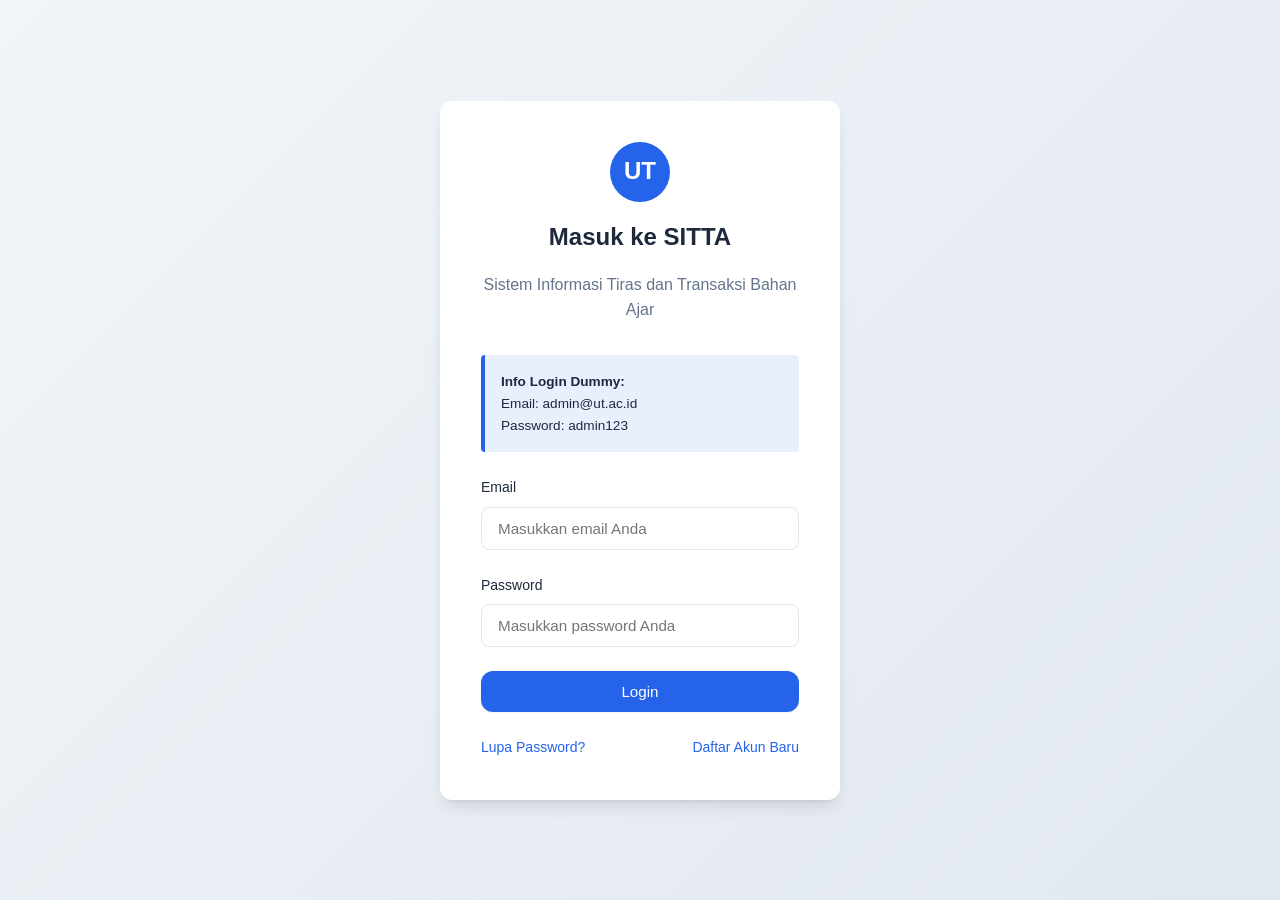
<file: index.html>
<!DOCTYPE html>
<html lang="id">
<head>
  <meta charset="UTF-8">
  <meta name="viewport" content="width=device-width, initial-scale=1.0">
  <title>SITTA - Redirecting...</title>
  <meta http-equiv="refresh" content="0; url=login.html">
</head>
<body>
  <p>Jika Anda tidak dialihkan, <a href="login.html">klik di sini</a>.</p>
</body>
</html>
</file>
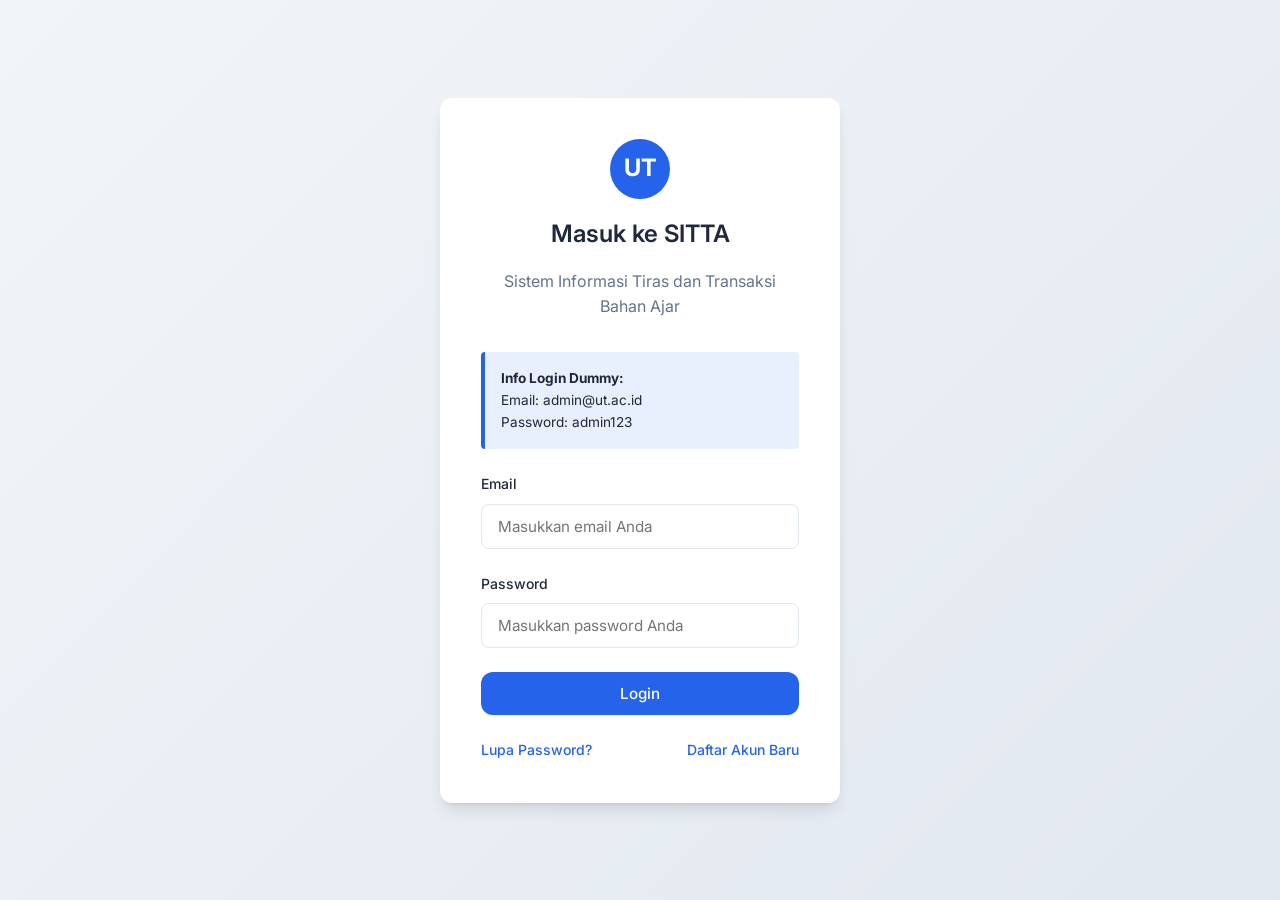
<file: dashboard.html>
<!DOCTYPE html>
<html lang="id">
<head>
  <meta charset="UTF-8">
  <meta name="viewport" content="width=device-width, initial-scale=1.0">
  <title>Dashboard - SITTA</title>
  
  <!-- Google Fonts -->
  <link rel="preconnect" href="https://fonts.googleapis.com">
  <link rel="preconnect" href="https://fonts.gstatic.com" crossorigin>
  <link href="https://fonts.googleapis.com/css2?family=Inter:wght@400;500;600;700&display=swap" rel="stylesheet">
  
  <!-- Custom CSS -->
  <link rel="stylesheet" href="css/style.css">
</head>
<body>

  <!-- Custom Alert -->
  <div id="customAlert" class="custom-alert">
    <div id="alertIcon">⚠️</div>
    <div id="alertMessage">Pesan alert.</div>
  </div>

  <div class="layout">
    <!-- Sidebar Navigation -->
    <aside class="sidebar" id="sidebar">
      <div class="sidebar-header">
        <div class="sidebar-logo-text">SITTA UT</div>
      </div>
      <ul class="nav-menu">
        <li class="nav-item">
          <a href="dashboard.html" class="nav-link active">
            <span>🏠 Dashboard Utama</span>
          </a>
        </li>
        <li class="nav-item">
          <a href="stok.html" class="nav-link">
            <span>📚 Informasi Bahan Ajar</span>
          </a>
        </li>
        <li class="nav-item">
          <a href="tracking.html" class="nav-link">
            <span>🚚 Tracking Pengiriman</span>
          </a>
        </li>
        <li class="nav-item" style="padding: 1rem; color: var(--text-muted); font-size: 0.8rem; font-weight: 600; margin-top: 1rem;">
          LAPORAN
        </li>
        <li class="nav-item">
          <a href="#" class="nav-link" onclick="showDevAlert(event)">
            <span>📊 Monitoring Progress DO</span>
          </a>
        </li>
        <li class="nav-item">
          <a href="#" class="nav-link" onclick="showDevAlert(event)">
            <span>📋 Rekap Bahan Ajar</span>
          </a>
        </li>
        <li class="nav-item">
          <a href="#" class="nav-link" onclick="showDevAlert(event)">
            <span>🕒 Histori Transaksi</span>
          </a>
        </li>
      </ul>
      <div style="padding: 1.5rem; border-top: 1px solid var(--border-color);">
        <button onclick="handleLogout()" class="btn btn-secondary btn-block">Logout</button>
      </div>
    </aside>

    <!-- Main Content -->
    <main class="main-content">
      <!-- Topbar -->
      <header class="topbar">
        <div class="d-flex align-center gap-3">
          <button class="btn btn-secondary d-none" id="menuToggle" style="padding: 0.5rem;">☰</button>
          <div class="greeting" id="greetingMessage">Selamat Datang!</div>
        </div>
        <div class="user-profile">
          <div class="avatar" id="userAvatar">U</div>
          <span style="font-weight: 500;" id="userNameDisplay">Pengguna</span>
        </div>
      </header>

      <!-- Page Content -->
      <div class="page-content">
        <h2 class="mb-4">Ringkasan Sistem</h2>
        
        <div class="widgets-grid">
          <div class="widget">
            <div class="widget-icon">📚</div>
            <div class="widget-info">
              <h3>1,245</h3>
              <p>Total Bahan Ajar</p>
            </div>
          </div>
          <div class="widget">
            <div class="widget-icon">🚚</div>
            <div class="widget-info">
              <h3>56</h3>
              <p>Sedang Dikirim</p>
            </div>
          </div>
          <div class="widget">
            <div class="widget-icon">✅</div>
            <div class="widget-info">
              <h3>890</h3>
              <p>Selesai Dikirim</p>
            </div>
          </div>
        </div>

        <div class="card">
          <h3 class="card-title">Informasi Penting</h3>
          <p>Selamat datang di Sistem Informasi Tiras dan Transaksi Bahan Ajar (SITTA) Universitas Terbuka. Gunakan menu navigasi di sebelah kiri untuk mengakses fitur Tracking Pengiriman dan Informasi Bahan Ajar.</p>
          <br>
          <div class="d-flex gap-3 mt-4">
            <a href="stok.html" class="btn btn-primary">Cek Stok Bahan Ajar</a>
            <a href="tracking.html" class="btn btn-secondary">Tracking Paket</a>
          </div>
        </div>
      </div>
    </main>
  </div>

  <!-- Scripts -->
  <script src="js/data.js"></script>
  <script src="js/main.js"></script>
  <script>
    // Inisialisasi Dashboard
    document.addEventListener('DOMContentLoaded', () => {
      checkAuth();
      updateGreeting();
      displayUserInfo();
    });
  </script>
</body>
</html>
</file>
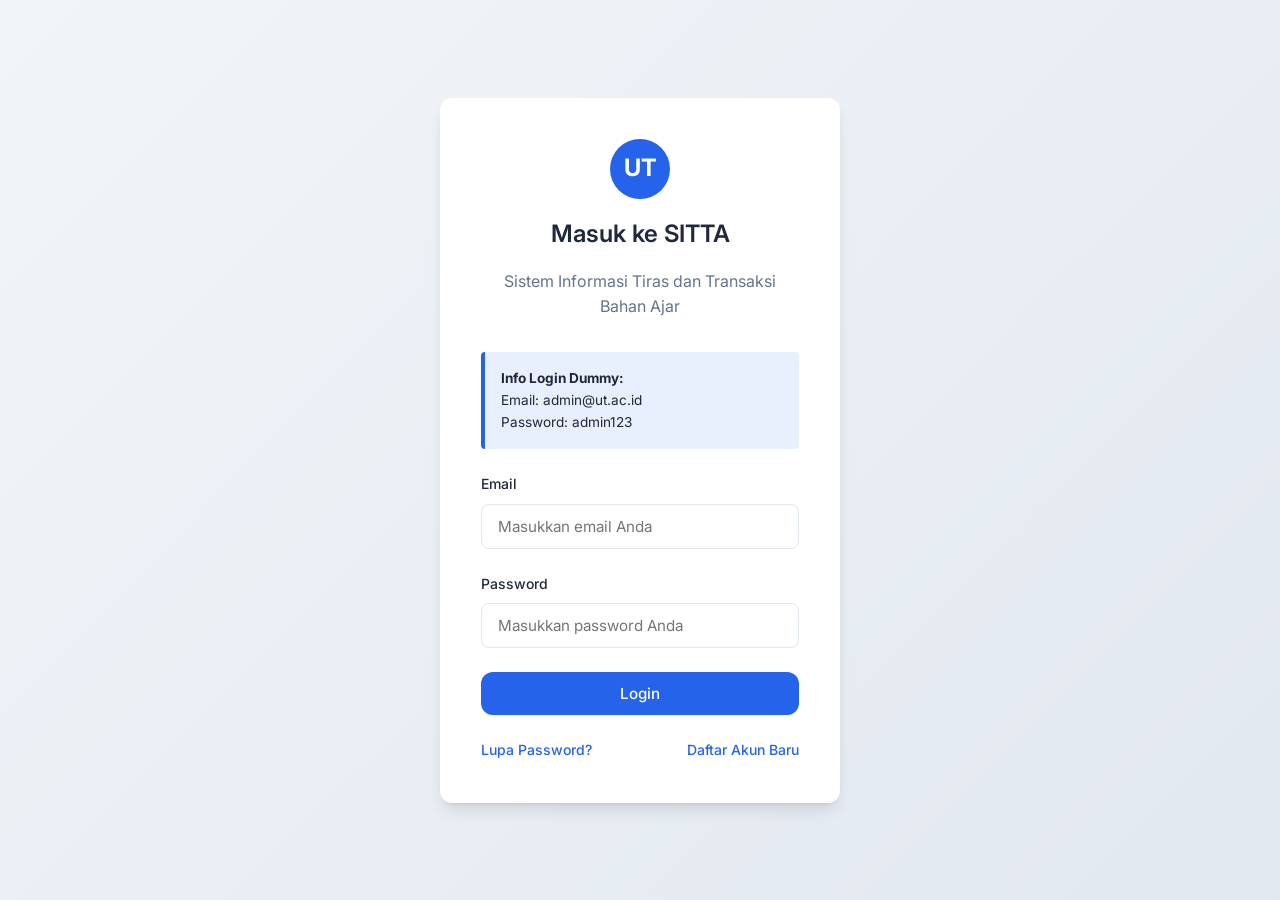
<file: login.html>
<!DOCTYPE html>
<html lang="id">
<head>
  <meta charset="UTF-8">
  <meta name="viewport" content="width=device-width, initial-scale=1.0">
  <title>Login - SITTA Universitas Terbuka</title>
  
  <!-- Google Fonts -->
  <link rel="preconnect" href="https://fonts.googleapis.com">
  <link rel="preconnect" href="https://fonts.gstatic.com" crossorigin>
  <link href="https://fonts.googleapis.com/css2?family=Inter:wght@400;500;600;700&display=swap" rel="stylesheet">
  
  <!-- Custom CSS -->
  <link rel="stylesheet" href="css/style.css">
</head>
<body>

  <!-- Custom Alert -->
  <div id="customAlert" class="custom-alert">
    <div id="alertIcon">⚠️</div>
    <div id="alertMessage">Pesan alert.</div>
  </div>

  <div class="auth-wrapper">
    <div class="auth-card glass">
      <div class="auth-header">
        <div class="auth-logo">UT</div>
        <h2>Masuk ke SITTA</h2>
        <p>Sistem Informasi Tiras dan Transaksi Bahan Ajar</p>
      </div>
      <div style="background-color: rgba(37, 99, 235, 0.1); border-left: 4px solid var(--primary-color); padding: 1rem; margin-bottom: 1.5rem; border-radius: 4px; font-size: 0.85rem;">
        <strong>Info Login Dummy:</strong><br>
        Email: <code>admin@ut.ac.id</code><br>
        Password: <code>admin123</code>
      </div>
      
      <form id="loginForm" onsubmit="handleLogin(event)">
        <div class="form-group">
          <label for="email" class="form-label">Email</label>
          <input type="email" id="email" class="form-control" placeholder="Masukkan email Anda" required>
        </div>
        
        <div class="form-group">
          <label for="password" class="form-label">Password</label>
          <input type="password" id="password" class="form-control" placeholder="Masukkan password Anda" required>
        </div>
        
        <button type="submit" class="btn btn-primary btn-block">Login</button>
      </form>
      
      <div class="auth-links">
        <a href="#" onclick="openModal('forgotModal')">Lupa Password?</a>
        <a href="#" onclick="openModal('registerModal')">Daftar Akun Baru</a>
      </div>
    </div>
  </div>

  <!-- Modal Lupa Password -->
  <div id="forgotModal" class="modal-overlay">
    <div class="modal-content">
      <span class="modal-close" onclick="closeModal('forgotModal')">&times;</span>
      <h3>Lupa Password</h3>
      <p class="mb-4">Masukkan email Anda untuk mereset password.</p>
      <form onsubmit="handleForgotPassword(event)">
        <div class="form-group">
          <label for="forgotEmail" class="form-label">Email Terdaftar</label>
          <input type="email" id="forgotEmail" class="form-control" placeholder="Email Anda" required>
        </div>
        <button type="submit" class="btn btn-primary btn-block">Kirim Link Reset</button>
      </form>
    </div>
  </div>

  <!-- Modal Daftar -->
  <div id="registerModal" class="modal-overlay">
    <div class="modal-content">
      <span class="modal-close" onclick="closeModal('registerModal')">&times;</span>
      <h3>Daftar Akun</h3>
      <p class="mb-4">Daftarkan akun baru untuk akses SITTA.</p>
      <form onsubmit="handleRegister(event)">
        <div class="form-group">
          <label for="regName" class="form-label">Nama Lengkap</label>
          <input type="text" id="regName" class="form-control" placeholder="Nama lengkap Anda" required>
        </div>
        <div class="form-group">
          <label for="regEmail" class="form-label">Email</label>
          <input type="email" id="regEmail" class="form-control" placeholder="Email Anda" required>
        </div>
        <div class="form-group">
          <label for="regPassword" class="form-label">Password</label>
          <input type="password" id="regPassword" class="form-control" placeholder="Password baru" required>
        </div>
        <button type="submit" class="btn btn-primary btn-block">Daftar Sekarang</button>
      </form>
    </div>
  </div>

  <!-- Scripts -->
  <script src="js/data.js"></script>
  <script src="js/main.js"></script>
</body>
</html>
</file>
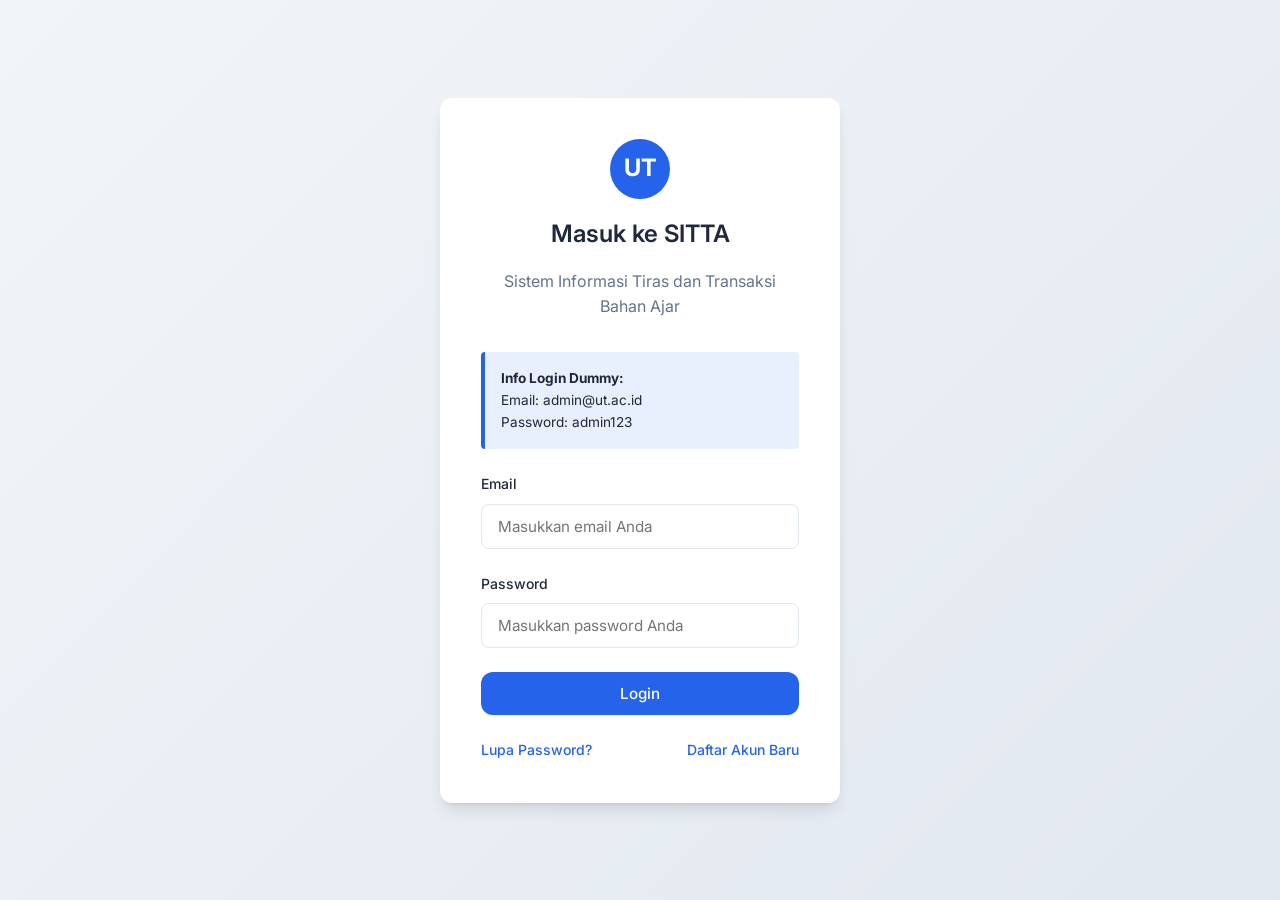
<file: stok.html>
<!DOCTYPE html>
<html lang="id">
<head>
  <meta charset="UTF-8">
  <meta name="viewport" content="width=device-width, initial-scale=1.0">
  <title>Stok Bahan Ajar - SITTA</title>
  
  <!-- Google Fonts -->
  <link rel="preconnect" href="https://fonts.googleapis.com">
  <link rel="preconnect" href="https://fonts.gstatic.com" crossorigin>
  <link href="https://fonts.googleapis.com/css2?family=Inter:wght@400;500;600;700&display=swap" rel="stylesheet">
  
  <!-- Custom CSS -->
  <link rel="stylesheet" href="css/style.css">
</head>
<body>

  <!-- Custom Alert -->
  <div id="customAlert" class="custom-alert">
    <div id="alertIcon">⚠️</div>
    <div id="alertMessage">Pesan alert.</div>
  </div>

  <div class="layout">
    <!-- Sidebar Navigation -->
    <aside class="sidebar" id="sidebar">
      <div class="sidebar-header">
        <div class="sidebar-logo-text">SITTA UT</div>
      </div>
      <ul class="nav-menu">
        <li class="nav-item">
          <a href="dashboard.html" class="nav-link">
            <span>🏠 Dashboard Utama</span>
          </a>
        </li>
        <li class="nav-item">
          <a href="stok.html" class="nav-link active">
            <span>📚 Informasi Bahan Ajar</span>
          </a>
        </li>
        <li class="nav-item">
          <a href="tracking.html" class="nav-link">
            <span>🚚 Tracking Pengiriman</span>
          </a>
        </li>
        <li class="nav-item" style="padding: 1rem; color: var(--text-muted); font-size: 0.8rem; font-weight: 600; margin-top: 1rem;">
          LAPORAN
        </li>
        <li class="nav-item">
          <a href="#" class="nav-link" onclick="showDevAlert(event)">
            <span>📊 Monitoring Progress DO</span>
          </a>
        </li>
        <li class="nav-item">
          <a href="#" class="nav-link" onclick="showDevAlert(event)">
            <span>📋 Rekap Bahan Ajar</span>
          </a>
        </li>
        <li class="nav-item">
          <a href="#" class="nav-link" onclick="showDevAlert(event)">
            <span>🕒 Histori Transaksi</span>
          </a>
        </li>
      </ul>
      <div style="padding: 1.5rem; border-top: 1px solid var(--border-color);">
        <button onclick="handleLogout()" class="btn btn-secondary btn-block">Logout</button>
      </div>
    </aside>

    <!-- Main Content -->
    <main class="main-content">
      <!-- Topbar -->
      <header class="topbar">
        <div class="d-flex align-center gap-3">
          <button class="btn btn-secondary d-none" id="menuToggle" style="padding: 0.5rem;">☰</button>
          <div class="greeting" id="greetingMessage">Selamat Datang!</div>
        </div>
        <div class="user-profile">
          <div class="avatar" id="userAvatar">U</div>
          <span style="font-weight: 500;" id="userNameDisplay">Pengguna</span>
        </div>
      </header>

      <!-- Page Content -->
      <div class="page-content">
        <div class="d-flex justify-between align-center mb-4">
          <h2>Informasi Stok Bahan Ajar</h2>
          <button class="btn btn-primary" onclick="openModal('addStokModal')">+ Tambah Bahan Ajar</button>
        </div>

        <div class="card table-responsive">
          <table class="table" id="stokTable">
            <thead>
              <tr>
                <th>Cover</th>
                <th>Kode Lokasi</th>
                <th>Kode Barang</th>
                <th>Nama Barang</th>
                <th>Jenis</th>
                <th>Edisi</th>
                <th>Stok</th>
              </tr>
            </thead>
            <tbody id="stokTableBody">
              <!-- Baris tabel di-generate via JS -->
            </tbody>
          </table>
        </div>
      </div>
    </main>
  </div>

  <!-- Modal Tambah Stok -->
  <div id="addStokModal" class="modal-overlay">
    <div class="modal-content">
      <span class="modal-close" onclick="closeModal('addStokModal')">&times;</span>
      <h3>Tambah Bahan Ajar</h3>
      <p class="mb-4">Masukkan detail bahan ajar baru ke dalam sistem.</p>
      <form onsubmit="handleAddStok(event)">
        <div class="form-group">
          <label for="inputKodeLokasi" class="form-label">Kode Lokasi</label>
          <input type="text" id="inputKodeLokasi" class="form-control" placeholder="Contoh: 0JKT01" required>
        </div>
        <div class="d-flex gap-3">
          <div class="form-group" style="flex: 1;">
            <label for="inputKodeBarang" class="form-label">Kode Barang</label>
            <input type="text" id="inputKodeBarang" class="form-control" placeholder="Contoh: EKMA4216" required>
          </div>
          <div class="form-group" style="flex: 1;">
            <label for="inputEdisi" class="form-label">Edisi</label>
            <input type="number" id="inputEdisi" class="form-control" placeholder="Contoh: 1" required>
          </div>
        </div>
        <div class="form-group">
          <label for="inputNamaBarang" class="form-label">Nama Barang</label>
          <input type="text" id="inputNamaBarang" class="form-control" placeholder="Nama Bahan Ajar" required>
        </div>
        <div class="d-flex gap-3">
          <div class="form-group" style="flex: 1;">
            <label for="inputJenis" class="form-label">Jenis Barang</label>
            <select id="inputJenis" class="form-control" required>
              <option value="BMP">BMP</option>
              <option value="Non-BMP">Non-BMP</option>
            </select>
          </div>
          <div class="form-group" style="flex: 1;">
            <label for="inputStok" class="form-label">Jumlah Stok</label>
            <input type="number" id="inputStok" class="form-control" placeholder="0" required>
          </div>
        </div>
        <!-- For simplicity, use a default placeholder cover image for new items -->
        <button type="submit" class="btn btn-primary btn-block">Simpan Data</button>
      </form>
    </div>
  </div>

  <!-- Scripts -->
  <script src="js/data.js"></script>
  <script src="js/main.js"></script>
  <script>
    // Inisialisasi
    document.addEventListener('DOMContentLoaded', () => {
      checkAuth();
      updateGreeting();
      displayUserInfo();
      renderStokTable();
    });
  </script>
</body>
</html>
</file>
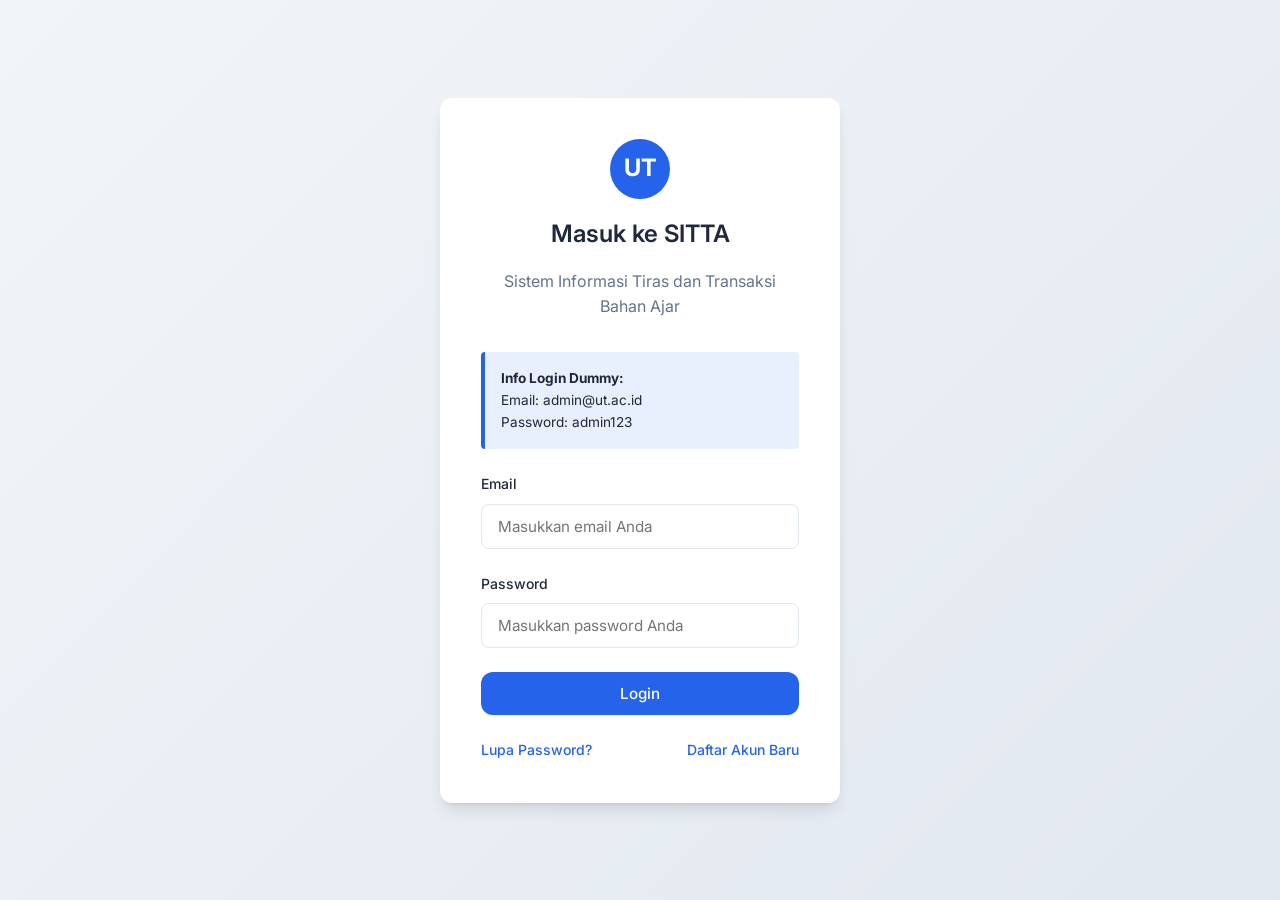
<file: tracking.html>
<!DOCTYPE html>
<html lang="id">
<head>
  <meta charset="UTF-8">
  <meta name="viewport" content="width=device-width, initial-scale=1.0">
  <title>Tracking - SITTA</title>
  
  <!-- Google Fonts -->
  <link rel="preconnect" href="https://fonts.googleapis.com">
  <link rel="preconnect" href="https://fonts.gstatic.com" crossorigin>
  <link href="https://fonts.googleapis.com/css2?family=Inter:wght@400;500;600;700&display=swap" rel="stylesheet">
  
  <!-- Custom CSS -->
  <link rel="stylesheet" href="css/style.css">
</head>
<body>

  <!-- Custom Alert -->
  <div id="customAlert" class="custom-alert">
    <div id="alertIcon">⚠️</div>
    <div id="alertMessage">Pesan alert.</div>
  </div>

  <div class="layout">
    <!-- Sidebar Navigation -->
    <aside class="sidebar" id="sidebar">
      <div class="sidebar-header">
        <div class="sidebar-logo-text">SITTA UT</div>
      </div>
      <ul class="nav-menu">
        <li class="nav-item">
          <a href="dashboard.html" class="nav-link">
            <span>🏠 Dashboard Utama</span>
          </a>
        </li>
        <li class="nav-item">
          <a href="stok.html" class="nav-link">
            <span>📚 Informasi Bahan Ajar</span>
          </a>
        </li>
        <li class="nav-item">
          <a href="tracking.html" class="nav-link active">
            <span>🚚 Tracking Pengiriman</span>
          </a>
        </li>
        <li class="nav-item" style="padding: 1rem; color: var(--text-muted); font-size: 0.8rem; font-weight: 600; margin-top: 1rem;">
          LAPORAN
        </li>
        <li class="nav-item">
          <a href="#" class="nav-link" onclick="showDevAlert(event)">
            <span>📊 Monitoring Progress DO</span>
          </a>
        </li>
        <li class="nav-item">
          <a href="#" class="nav-link" onclick="showDevAlert(event)">
            <span>📋 Rekap Bahan Ajar</span>
          </a>
        </li>
        <li class="nav-item">
          <a href="#" class="nav-link" onclick="showDevAlert(event)">
            <span>🕒 Histori Transaksi</span>
          </a>
        </li>
      </ul>
      <div style="padding: 1.5rem; border-top: 1px solid var(--border-color);">
        <button onclick="handleLogout()" class="btn btn-secondary btn-block">Logout</button>
      </div>
    </aside>

    <!-- Main Content -->
    <main class="main-content">
      <!-- Topbar -->
      <header class="topbar">
        <div class="d-flex align-center gap-3">
          <button class="btn btn-secondary d-none" id="menuToggle" style="padding: 0.5rem;">☰</button>
          <div class="greeting" id="greetingMessage">Selamat Datang!</div>
        </div>
        <div class="user-profile">
          <div class="avatar" id="userAvatar">U</div>
          <span style="font-weight: 500;" id="userNameDisplay">Pengguna</span>
        </div>
      </header>

      <!-- Page Content -->
      <div class="page-content">
        <div class="card">
          <h2 class="card-title">Lacak Pengiriman (Delivery Order)</h2>
          <form onsubmit="handleTrackingSearch(event)" class="d-flex gap-3 align-center mt-4 mb-4">
            <div style="flex-grow: 1;">
              <input type="text" id="doNumber" class="form-control" placeholder="Masukkan Nomor DO (Contoh: 2023001234)" required>
            </div>
            <button type="submit" class="btn btn-primary">Cari Paket</button>
          </form>
        </div>

        <!-- Tracking Result Container -->
        <div id="trackingResult" class="d-none">
          <div class="card tracking-container">
            <div class="tracking-header">
              <div>
                <h3 id="trackName" style="margin-bottom: 0.5rem;">Nama Mahasiswa</h3>
                <p id="trackDO" class="text-muted">DO: -</p>
              </div>
              <div id="trackStatusBadge" class="status-badge">Status</div>
            </div>
            
            <div class="widgets-grid" style="margin-bottom: 2rem;">
              <div style="padding: 1rem; background: var(--secondary-color); border-radius: 8px;">
                <p class="text-muted" style="font-size: 0.8rem;">Ekspedisi</p>
                <p id="trackEkspedisi" style="font-weight: 600;">-</p>
              </div>
              <div style="padding: 1rem; background: var(--secondary-color); border-radius: 8px;">
                <p class="text-muted" style="font-size: 0.8rem;">Tanggal Kirim</p>
                <p id="trackDate" style="font-weight: 600;">-</p>
              </div>
              <div style="padding: 1rem; background: var(--secondary-color); border-radius: 8px;">
                <p class="text-muted" style="font-size: 0.8rem;">Total Pembayaran</p>
                <p id="trackTotal" style="font-weight: 600;">-</p>
              </div>
            </div>

            <h4>Riwayat Perjalanan</h4>
            <div id="timelineContainer" class="timeline mt-4">
              <!-- Timeline items injected via JS -->
            </div>
          </div>
        </div>
        
        <!-- Empty State Container -->
        <div id="emptyState" class="card text-center" style="padding: 4rem 2rem;">
          <div style="font-size: 4rem; margin-bottom: 1rem;">📦</div>
          <h3>Belum ada pencarian</h3>
          <p>Masukkan Nomor DO untuk melacak status pengiriman bahan ajar Anda.</p>
        </div>

      </div>
    </main>
  </div>

  <!-- Scripts -->
  <script src="js/data.js"></script>
  <script src="js/main.js"></script>
  <script>
    // Inisialisasi
    document.addEventListener('DOMContentLoaded', () => {
      checkAuth();
      updateGreeting();
      displayUserInfo();
    });
  </script>
</body>
</html>
</file>
<file: css/style.css>
:root {
  --primary-color: #2563eb;
  --primary-hover: #1d4ed8;
  --secondary-color: #f8fafc;
  --text-main: #1e293b;
  --text-muted: #64748b;
  --border-color: #e2e8f0;
  --bg-color: #f1f5f9;
  --success: #10b981;
  --danger: #ef4444;
  --warning: #f59e0b;
  --shadow-sm: 0 1px 2px 0 rgb(0 0 0 / 0.05);
  --shadow-md: 0 4px 6px -1px rgb(0 0 0 / 0.1), 0 2px 4px -2px rgb(0 0 0 / 0.1);
  --shadow-lg: 0 10px 15px -3px rgb(0 0 0 / 0.1), 0 4px 6px -4px rgb(0 0 0 / 0.1);
  --border-radius: 12px;
}

* {
  margin: 0;
  padding: 0;
  box-sizing: border-box;
  font-family: 'Inter', 'Segoe UI', Tahoma, Geneva, Verdana, sans-serif;
}

body {
  background-color: var(--bg-color);
  color: var(--text-main);
  line-height: 1.6;
}

/* Glassmorphism utility */
.glass {
  background: rgba(255, 255, 255, 0.7);
  backdrop-filter: blur(10px);
  -webkit-backdrop-filter: blur(10px);
  border: 1px solid rgba(255, 255, 255, 0.3);
}

/* Typography */
h1, h2, h3 {
  font-weight: 600;
  color: var(--text-main);
  margin-bottom: 1rem;
}

p {
  color: var(--text-muted);
}

/* Buttons */
.btn {
  display: inline-flex;
  align-items: center;
  justify-content: center;
  padding: 0.75rem 1.5rem;
  font-size: 0.95rem;
  font-weight: 500;
  border-radius: var(--border-radius);
  border: none;
  cursor: pointer;
  transition: all 0.2s ease;
}

.btn-primary {
  background-color: var(--primary-color);
  color: white;
  box-shadow: var(--shadow-sm);
}

.btn-primary:hover {
  background-color: var(--primary-hover);
  transform: translateY(-1px);
  box-shadow: var(--shadow-md);
}

.btn-secondary {
  background-color: white;
  color: var(--text-main);
  border: 1px solid var(--border-color);
}

.btn-secondary:hover {
  background-color: var(--secondary-color);
}

.btn-danger {
  background-color: var(--danger);
  color: white;
}

.btn-block {
  width: 100%;
}

/* Form Elements */
.form-group {
  margin-bottom: 1.5rem;
}

.form-label {
  display: block;
  font-size: 0.875rem;
  font-weight: 500;
  margin-bottom: 0.5rem;
  color: var(--text-main);
}

.form-control {
  width: 100%;
  padding: 0.75rem 1rem;
  font-size: 0.95rem;
  border: 1px solid var(--border-color);
  border-radius: 8px;
  background-color: white;
  transition: border-color 0.2s, box-shadow 0.2s;
}

.form-control:focus {
  outline: none;
  border-color: var(--primary-color);
  box-shadow: 0 0 0 3px rgba(37, 99, 235, 0.1);
}

/* Auth Layout */
.auth-wrapper {
  min-height: 100vh;
  display: flex;
  align-items: center;
  justify-content: center;
  padding: 1rem;
  background: linear-gradient(135deg, #f1f5f9 0%, #e2e8f0 100%);
}

.auth-card {
  width: 100%;
  max-width: 400px;
  padding: 2.5rem;
  border-radius: var(--border-radius);
  box-shadow: var(--shadow-lg);
  background-color: white;
}

.auth-header {
  text-align: center;
  margin-bottom: 2rem;
}

.auth-logo {
  width: 60px;
  height: 60px;
  background: var(--primary-color);
  color: white;
  border-radius: 50%;
  display: flex;
  align-items: center;
  justify-content: center;
  font-size: 1.5rem;
  font-weight: bold;
  margin: 0 auto 1rem;
}

.auth-links {
  display: flex;
  justify-content: space-between;
  margin-top: 1.5rem;
  font-size: 0.875rem;
}

.auth-links a {
  color: var(--primary-color);
  text-decoration: none;
  font-weight: 500;
}

.auth-links a:hover {
  text-decoration: underline;
}

/* Dashboard Layout */
.layout {
  display: flex;
  min-height: 100vh;
}

.sidebar {
  width: 260px;
  background-color: white;
  border-right: 1px solid var(--border-color);
  display: flex;
  flex-direction: column;
  position: fixed;
  height: 100vh;
  z-index: 10;
}

.sidebar-header {
  padding: 1.5rem;
  border-bottom: 1px solid var(--border-color);
}

.sidebar-logo-text {
  font-size: 1.25rem;
  font-weight: 700;
  color: var(--primary-color);
}

.nav-menu {
  padding: 1rem 0;
  list-style: none;
  flex-grow: 1;
}

.nav-item {
  padding: 0 1rem;
  margin-bottom: 0.5rem;
}

.nav-link {
  display: flex;
  align-items: center;
  padding: 0.75rem 1rem;
  color: var(--text-muted);
  text-decoration: none;
  border-radius: 8px;
  font-weight: 500;
  transition: all 0.2s;
}

.nav-link:hover {
  background-color: var(--secondary-color);
  color: var(--primary-color);
}

.nav-link.active {
  background-color: rgba(37, 99, 235, 0.1);
  color: var(--primary-color);
}

.main-content {
  flex: 1;
  margin-left: 260px;
  display: flex;
  flex-direction: column;
}

.topbar {
  height: 70px;
  background-color: white;
  border-bottom: 1px solid var(--border-color);
  display: flex;
  align-items: center;
  justify-content: space-between;
  padding: 0 2rem;
  position: sticky;
  top: 0;
  z-index: 5;
}

.greeting {
  font-weight: 600;
  font-size: 1.1rem;
}

.user-profile {
  display: flex;
  align-items: center;
  gap: 0.75rem;
}

.avatar {
  width: 40px;
  height: 40px;
  border-radius: 50%;
  background-color: var(--primary-color);
  color: white;
  display: flex;
  align-items: center;
  justify-content: center;
  font-weight: 600;
}

.page-content {
  padding: 2rem;
  flex-grow: 1;
}

/* Cards */
.card {
  background-color: white;
  border-radius: var(--border-radius);
  border: 1px solid var(--border-color);
  box-shadow: var(--shadow-sm);
  padding: 1.5rem;
  margin-bottom: 1.5rem;
}

.card-title {
  font-size: 1.1rem;
  margin-bottom: 1rem;
  border-bottom: 1px solid var(--border-color);
  padding-bottom: 0.75rem;
}

/* Modals */
.modal-overlay {
  position: fixed;
  top: 0;
  left: 0;
  right: 0;
  bottom: 0;
  background-color: rgba(0, 0, 0, 0.5);
  display: flex;
  align-items: center;
  justify-content: center;
  z-index: 100;
  opacity: 0;
  visibility: hidden;
  transition: all 0.3s ease;
  backdrop-filter: blur(4px);
}

.modal-overlay.active {
  opacity: 1;
  visibility: visible;
}

.modal-content {
  background-color: white;
  width: 100%;
  max-width: 450px;
  border-radius: var(--border-radius);
  padding: 2rem;
  box-shadow: var(--shadow-lg);
  transform: translateY(20px);
  transition: transform 0.3s ease;
  position: relative;
}

.modal-overlay.active .modal-content {
  transform: translateY(0);
}

.modal-close {
  position: absolute;
  top: 1rem;
  right: 1.5rem;
  font-size: 1.5rem;
  cursor: pointer;
  color: var(--text-muted);
}

.modal-close:hover {
  color: var(--text-main);
}

/* Custom Alert */
.custom-alert {
  position: fixed;
  top: 20px;
  right: 20px;
  background-color: white;
  border-left: 4px solid var(--danger);
  padding: 1rem 1.5rem;
  border-radius: 8px;
  box-shadow: var(--shadow-md);
  z-index: 1000;
  transform: translateX(120%);
  transition: transform 0.3s ease;
  display: flex;
  align-items: center;
  gap: 1rem;
}

.custom-alert.show {
  transform: translateX(0);
}

.custom-alert.success {
  border-left-color: var(--success);
}

/* Tracking Timeline */
.tracking-container {
  max-width: 800px;
  margin: 0 auto;
}

.tracking-header {
  display: flex;
  justify-content: space-between;
  align-items: center;
  margin-bottom: 2rem;
  padding-bottom: 1rem;
  border-bottom: 1px solid var(--border-color);
}

.status-badge {
  padding: 0.5rem 1rem;
  border-radius: 50px;
  font-size: 0.875rem;
  font-weight: 600;
  background-color: rgba(37, 99, 235, 0.1);
  color: var(--primary-color);
}

.status-badge.success {
  background-color: rgba(16, 185, 129, 0.1);
  color: var(--success);
}

.timeline {
  position: relative;
  padding-left: 2rem;
}

.timeline::before {
  content: '';
  position: absolute;
  top: 0;
  bottom: 0;
  left: 7px;
  width: 2px;
  background-color: var(--border-color);
}

.timeline-item {
  position: relative;
  margin-bottom: 1.5rem;
}

.timeline-item::before {
  content: '';
  position: absolute;
  left: -2rem;
  top: 5px;
  width: 16px;
  height: 16px;
  border-radius: 50%;
  background-color: var(--primary-color);
  border: 3px solid white;
  box-shadow: 0 0 0 1px var(--primary-color);
}

.timeline-date {
  font-size: 0.85rem;
  color: var(--text-muted);
  margin-bottom: 0.25rem;
}

.timeline-content {
  background-color: var(--secondary-color);
  padding: 1rem;
  border-radius: 8px;
  border: 1px solid var(--border-color);
}

/* Data Table */
.table-responsive {
  overflow-x: auto;
}

.table {
  width: 100%;
  border-collapse: collapse;
}

.table th, .table td {
  padding: 1rem;
  text-align: left;
  border-bottom: 1px solid var(--border-color);
}

.table th {
  font-weight: 600;
  color: var(--text-muted);
  background-color: var(--secondary-color);
}

.table tr:hover {
  background-color: rgba(248, 250, 252, 0.8);
}

.cover-img {
  width: 60px;
  height: 80px;
  object-fit: cover;
  border-radius: 4px;
  box-shadow: var(--shadow-sm);
}

/* Dashboard Widgets */
.widgets-grid {
  display: grid;
  grid-template-columns: repeat(auto-fit, minmax(250px, 1fr));
  gap: 1.5rem;
  margin-bottom: 2rem;
}

.widget {
  background: white;
  padding: 1.5rem;
  border-radius: var(--border-radius);
  box-shadow: var(--shadow-sm);
  display: flex;
  align-items: center;
  gap: 1rem;
  border: 1px solid var(--border-color);
}

.widget-icon {
  width: 50px;
  height: 50px;
  border-radius: 12px;
  background-color: rgba(37, 99, 235, 0.1);
  color: var(--primary-color);
  display: flex;
  align-items: center;
  justify-content: center;
  font-size: 1.5rem;
}

.widget-info h3 {
  margin: 0;
  font-size: 1.5rem;
  color: var(--text-main);
}

.widget-info p {
  margin: 0;
  font-size: 0.875rem;
}

/* Utility Classes */
.mt-4 { margin-top: 1rem; }
.mb-4 { margin-bottom: 1rem; }
.text-center { text-align: center; }
.d-flex { display: flex; }
.align-center { align-items: center; }
.justify-between { justify-content: space-between; }
.gap-2 { gap: 0.5rem; }
.gap-3 { gap: 1rem; }
.d-none { display: none !important; }

/* Responsive adjustments */
@media (max-width: 768px) {
  #menuToggle {
    display: block !important;
  }
  .sidebar {
    transform: translateX(-100%);
    transition: transform 0.3s;
  }
  .sidebar.show {
    transform: translateX(0);
  }
  .main-content {
    margin-left: 0;
  }
  .topbar {
    padding: 0 1rem;
  }
}
</file>
